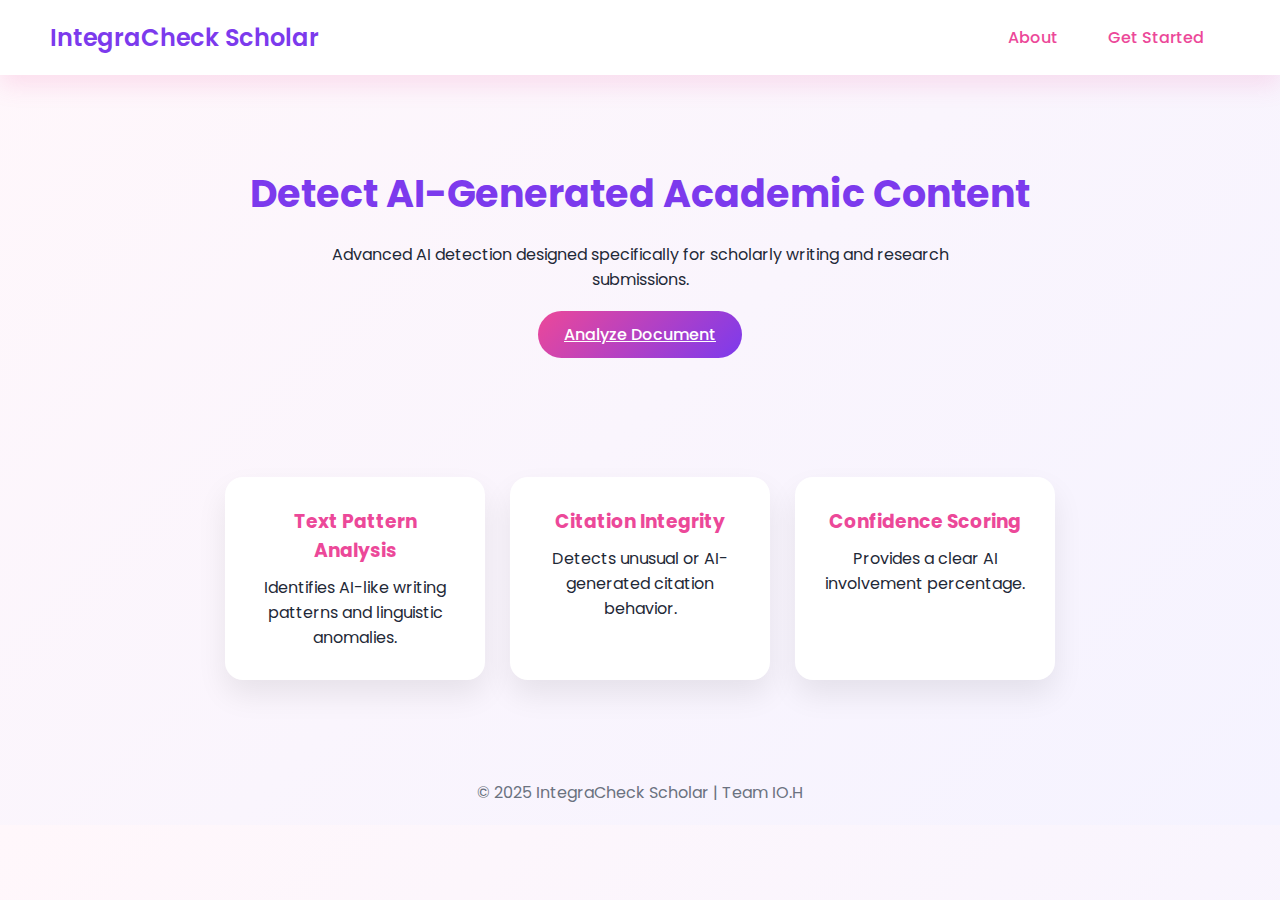
<file: sclor/Integracheck-scholar/index.html>
<!DOCTYPE html>
<html lang="en">
<head>
  <meta charset="UTF-8">
  <title>IntegraCheck Scholar</title>
  <link href="https://fonts.googleapis.com/css2?family=Poppins:wght@300;400;600&display=swap" rel="stylesheet">
  <link rel="stylesheet" href="css/style.css">
</head>
<body>

<header class="navbar">
  <h2>IntegraCheck Scholar</h2>
  <nav>
    <a href="about.html">About</a>
    <a href="upload.html" class="btn">Get Started</a>
  </nav>
</header>

<section class="hero">
  <h1>Detect AI-Generated Academic Content</h1>
  <p>Advanced AI detection designed specifically for scholarly writing and research submissions.</p>
  <a href="upload.html" class="btn primary">Analyze Document</a>
</section>

<section class="features">
  <div class="card">
    <h3>Text Pattern Analysis</h3>
    <p>Identifies AI-like writing patterns and linguistic anomalies.</p>
  </div>
  <div class="card">
    <h3>Citation Integrity</h3>
    <p>Detects unusual or AI-generated citation behavior.</p>
  </div>
  <div class="card">
    <h3>Confidence Scoring</h3>
    <p>Provides a clear AI involvement percentage.</p>
  </div>
</section>

<footer>
  <p>© 2025 IntegraCheck Scholar | Team IO.H</p>
</footer>

</body>
</html>
</file>
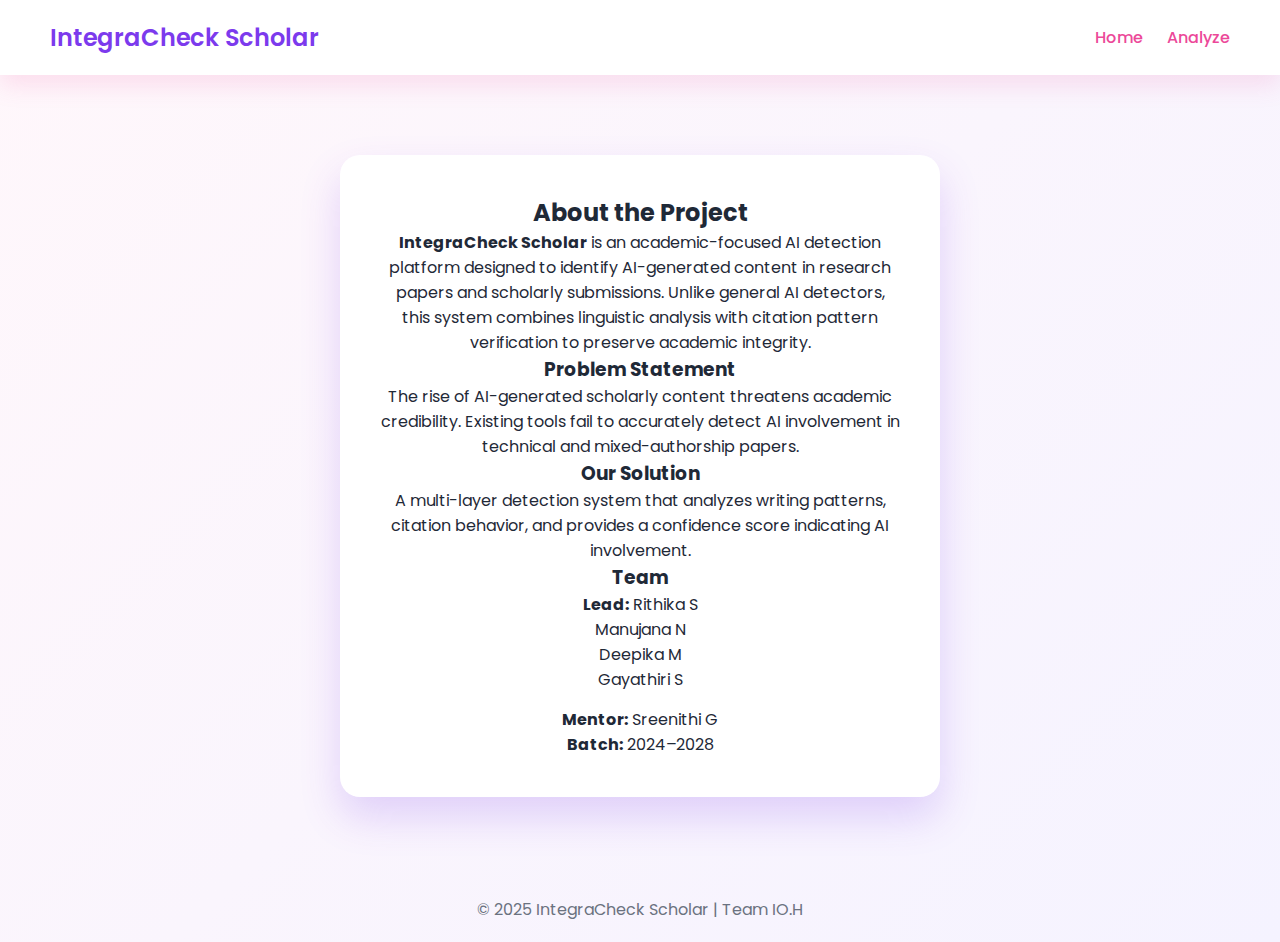
<file: sclor/Integracheck-scholar/about.html>
<!DOCTYPE html>
<html lang="en">
<head>
  <meta charset="UTF-8">
  <title>About | IntegraCheck Scholar</title>
  <link rel="stylesheet" href="css/style.css">
</head>
<body>

<header class="navbar">
  <h2>IntegraCheck Scholar</h2>
  <nav>
    <a href="index.html">Home</a>
    <a href="upload.html">Analyze</a>
  </nav>
</header>

<div class="container">
  <h2>About the Project</h2>

  <p>
    <strong>IntegraCheck Scholar</strong> is an academic-focused AI detection platform
    designed to identify AI-generated content in research papers and scholarly submissions.
    Unlike general AI detectors, this system combines linguistic analysis with
    citation pattern verification to preserve academic integrity.
  </p>

  <h3>Problem Statement</h3>
  <p>
    The rise of AI-generated scholarly content threatens academic credibility.
    Existing tools fail to accurately detect AI involvement in technical and mixed-authorship papers.
  </p>

  <h3>Our Solution</h3>
  <p>
    A multi-layer detection system that analyzes writing patterns, citation behavior,
    and provides a confidence score indicating AI involvement.
  </p>

  <h3>Team</h3>
  <ul style="list-style:none; padding:0;">
    <li><strong>Lead:</strong> Rithika S</li>
    <li>Manujana N</li>
    <li>Deepika M</li>
    <li>Gayathiri S</li>
  </ul>

  <p style="margin-top:15px;">
    <strong>Mentor:</strong> Sreenithi G<br>
    <strong>Batch:</strong> 2024–2028
  </p>
</div>

<footer>
  <p>© 2025 IntegraCheck Scholar | Team IO.H</p>
</footer>

</body>
</html>
</file>
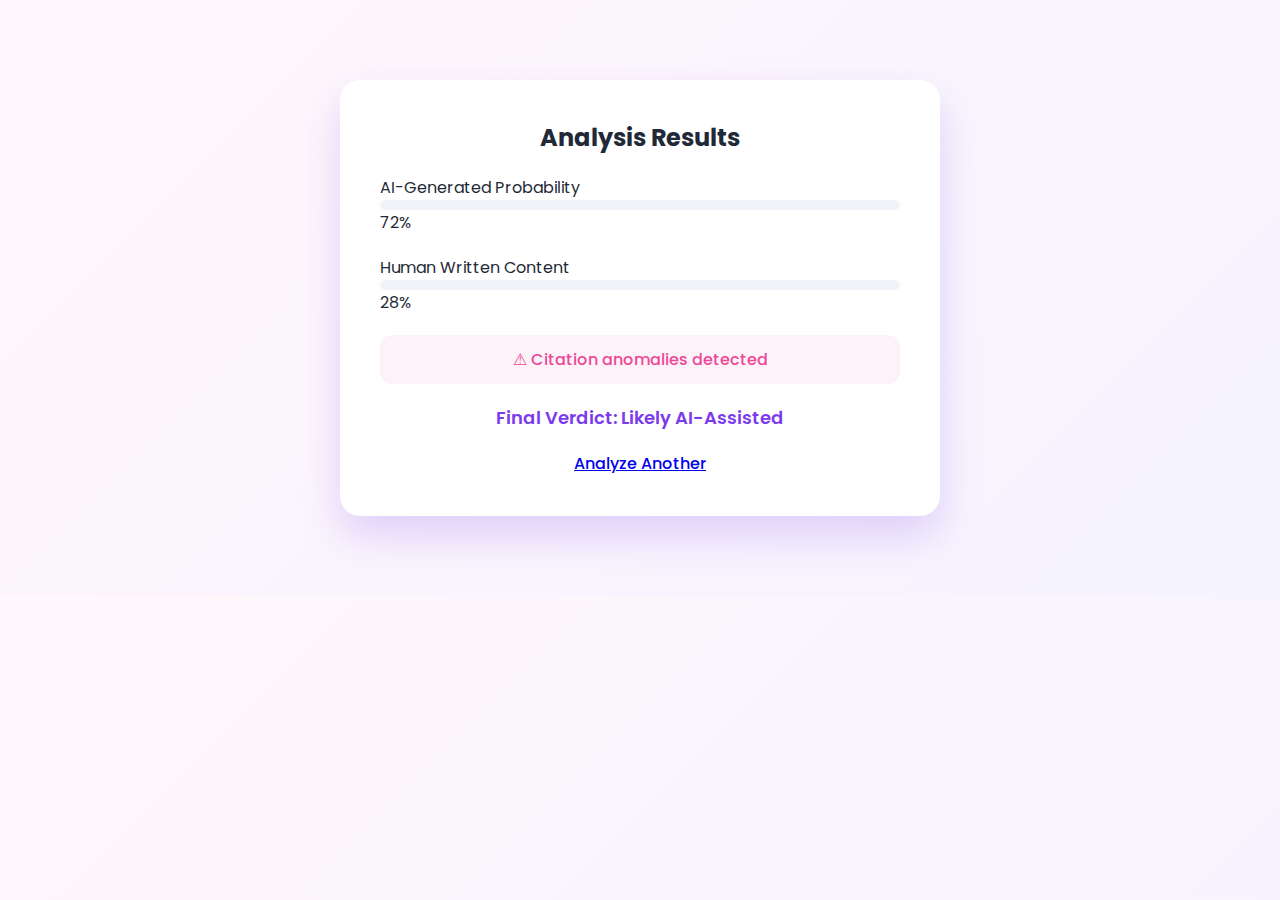
<file: sclor/Integracheck-scholar/result.html>
<!DOCTYPE html>
<html lang="en">
<head>
  <meta charset="UTF-8">
  <title>Analysis Result</title>
  <link rel="stylesheet" href="css/style.css">
</head>
<body>

<div class="container">
  <h2>Analysis Results</h2>

  <div class="result-card">
    <p>AI-Generated Probability</p>
    <div class="progress"><div style="width:72%"></div></div>
    <span>72%</span>
  </div>

  <div class="result-card">
    <p>Human Written Content</p>
    <div class="progress"><div style="width:28%"></div></div>
    <span>28%</span>
  </div>

  <div class="alert">
    ⚠ Citation anomalies detected
  </div>

  <h3 class="verdict">Final Verdict: Likely AI-Assisted</h3>

  <a href="upload.html" class="btn">Analyze Another</a>
</div>

</body>
</html>
</file>
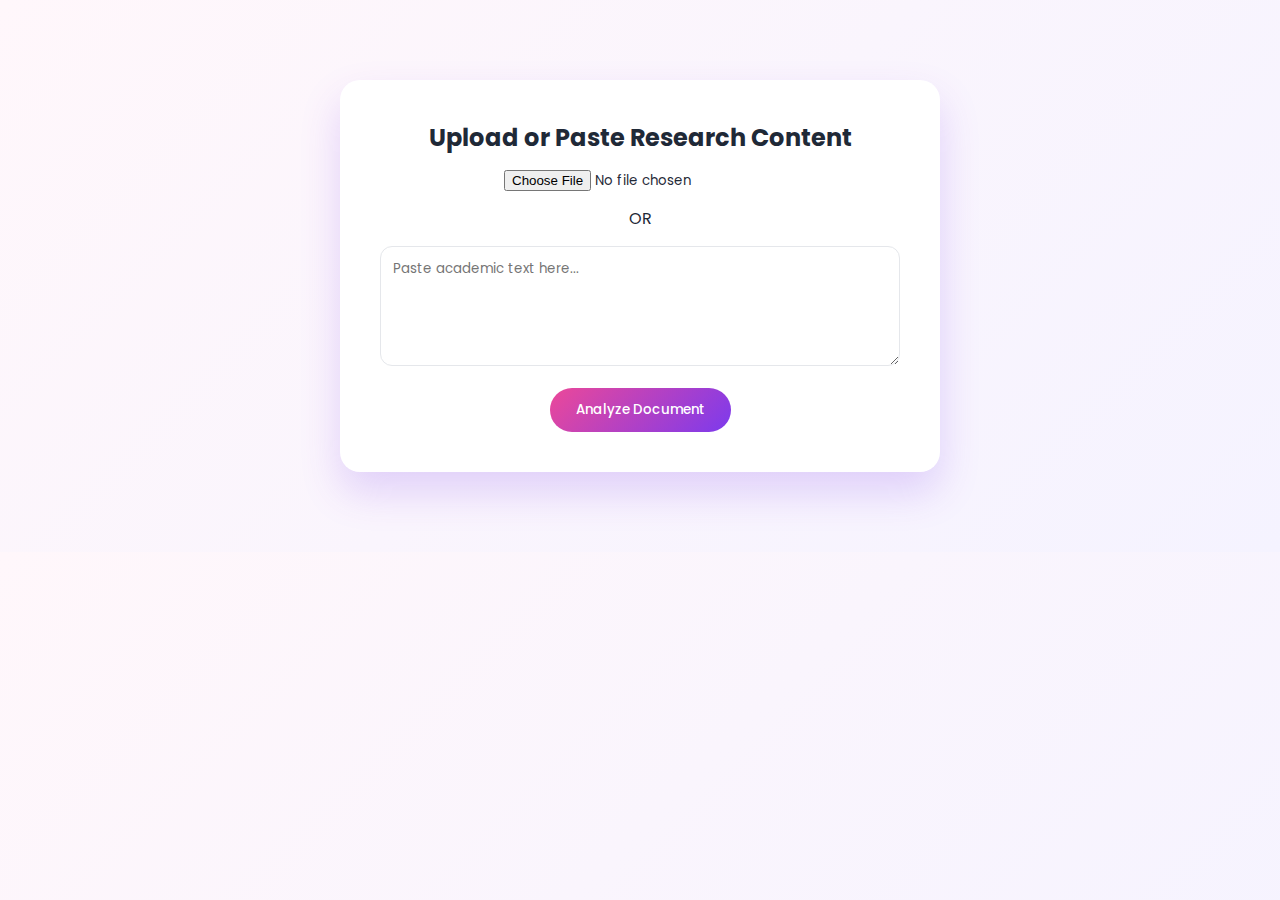
<file: sclor/Integracheck-scholar/upload.html>
<!DOCTYPE html>
<html lang="en">
<head>
  <meta charset="UTF-8">
  <title>Upload Document</title>
  <link rel="stylesheet" href="css/style.css">
</head>
<body>

<div class="container">
  <h2>Upload or Paste Research Content</h2>

  <input type="file" class="file-input">

  <p class="or">OR</p>

  <textarea placeholder="Paste academic text here..."></textarea>

  <button class="btn primary" onclick="analyze()">Analyze Document</button>
</div>

<script>
  function analyze() {
    window.location.href = "result.html";
  }
</script>

</body>
</html>
</file>
<file: sclor/Integracheck-scholar/css/style.css>
@import url('https://fonts.googleapis.com/css2?family=Poppins:wght@300;400;600&display=swap');

:root {
  --pink: #EC4899;
  --purple: #7C3AED;
  --green: #22C55E;
  --light-bg: #FFF7FB;
  --dark-text: #1F2937;
}

* {
  margin: 0;
  padding: 0;
  box-sizing: border-box;
  font-family: 'Poppins', sans-serif;
}

body {
  background: linear-gradient(135deg, #FFF7FB, #F5F3FF);
  color: var(--dark-text);
}

/* NAVBAR */
.navbar {
  display: flex;
  justify-content: space-between;
  align-items: center;
  padding: 20px 50px;
  background: white;
  box-shadow: 0 10px 25px rgba(236, 72, 153, 0.15);
}

.navbar h2 {
  color: var(--purple);
  font-weight: 600;
}

.navbar a {
  text-decoration: none;
  margin-left: 20px;
  color: var(--pink);
  font-weight: 500;
}

/* HERO */
.hero {
  text-align: center;
  padding: 90px 20px;
}

.hero h1 {
  font-size: 38px;
  color: var(--purple);
}

.hero p {
  max-width: 650px;
  margin: 20px auto 30px;
  font-size: 16px;
}

/* BUTTONS */
.btn {
  padding: 12px 26px;
  border-radius: 25px;
  border: none;
  cursor: pointer;
  font-weight: 500;
  transition: 0.3s ease;
}

.btn.primary {
  background: linear-gradient(135deg, var(--pink), var(--purple));
  color: white;
}

.btn.primary:hover {
  transform: scale(1.05);
  box-shadow: 0 10px 25px rgba(124, 58, 237, 0.35);
}

/* FEATURES */
.features {
  display: flex;
  justify-content: center;
  gap: 25px;
  padding: 40px;
}

.card {
  background: white;
  padding: 30px;
  width: 260px;
  border-radius: 18px;
  box-shadow: 0 15px 30px rgba(0,0,0,0.08);
  text-align: center;
}

.card h3 {
  color: var(--pink);
  margin-bottom: 10px;
}

/* CONTAINER */
.container {
  max-width: 600px;
  margin: 80px auto;
  background: white;
  padding: 40px;
  border-radius: 20px;
  box-shadow: 0 20px 40px rgba(124, 58, 237, 0.2);
  text-align: center;
}

textarea {
  width: 100%;
  height: 120px;
  margin: 15px 0;
  padding: 12px;
  border-radius: 12px;
  border: 1px solid #E5E7EB;
}

.file-input {
  margin: 15px 0;
}

/* RESULTS */
.result-card {
  margin: 20px 0;
  text-align: left;
}

.progress {
  background: #F1F5F9;
  height: 10px;
  border-radius: 10px;
  overflow: hidden;
}

.progress div {
  height: 10px;
  border-radius: 10px;
}

.ai {
  background: linear-gradient(135deg, var(--pink), var(--purple));
}

.human {
  background: var(--green);
}

/* ALERT */
.alert {
  background: #FDF2F8;
  color: var(--pink);
  padding: 12px;
  border-radius: 12px;
  margin: 20px 0;
  font-weight: 500;
}

/* VERDICT */
.verdict {
  margin: 20px 0;
  font-size: 18px;
  color: var(--purple);
  font-weight: 600;
}

/* FOOTER */
footer {
  text-align: center;
  padding: 20px;
  margin-top: 40px;
  color: #6B7280;
}
</file>
